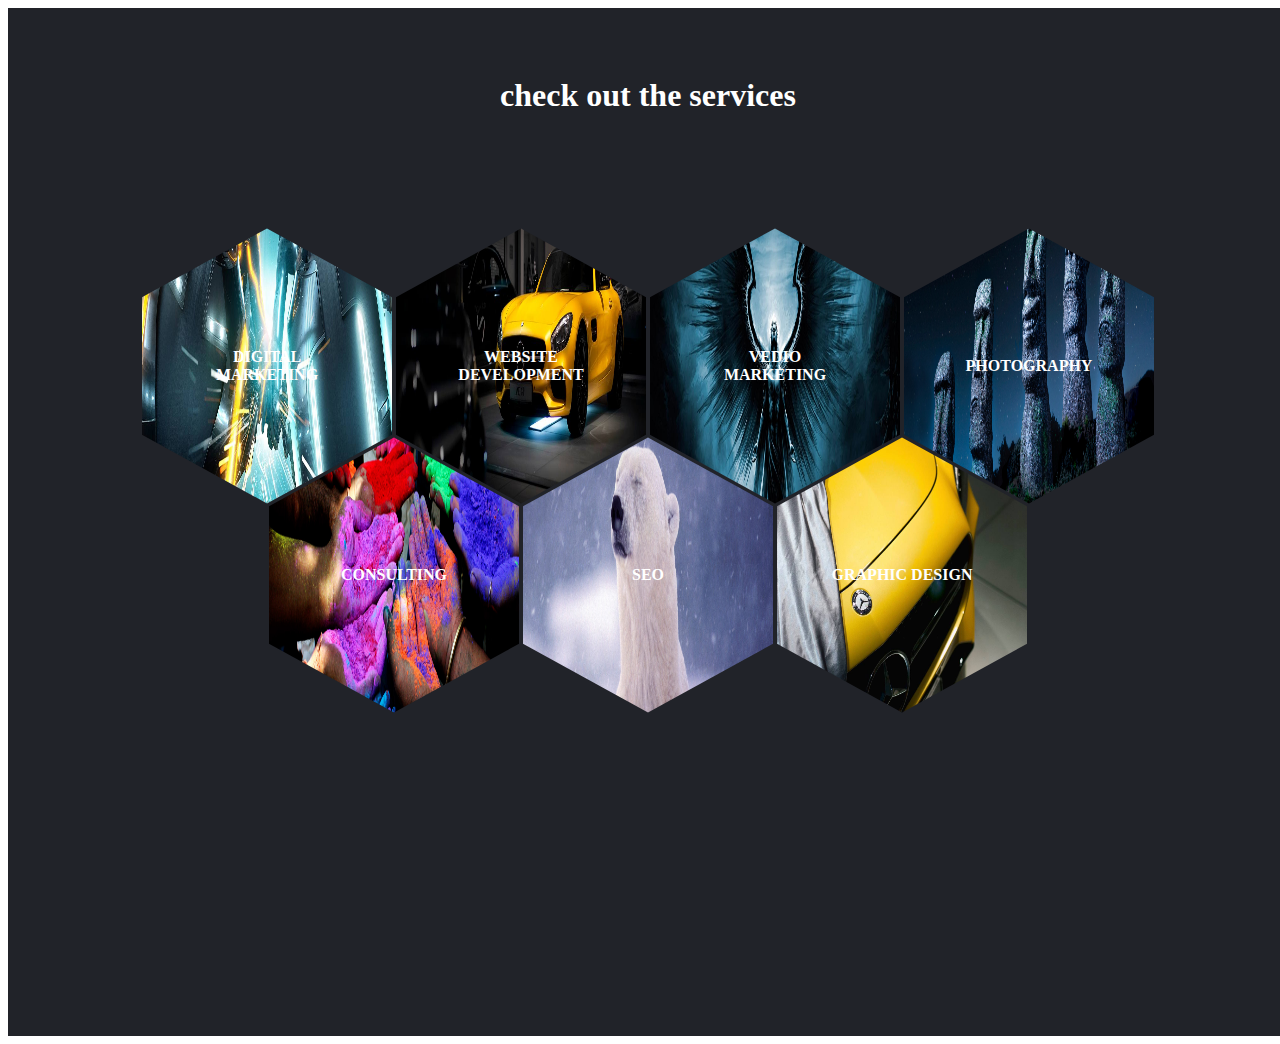
<file: aboutus.html>
<!DOCTYPE html>
<html lang="en">
<head>
    <meta charset="UTF-8">
    <meta name="viewport" content="width=device-width, initial-scale=1.0">
    <link rel="stylesheet" href="css/gallary.css">
    <title></title>
</head>
<body>
    <!--img gallary bar/services-->
    <div class="services-section">
        <div class="services-heading">
            <h1>check out the services</h1>            
        </div>
        <div class="services">
            <div class="services-cell">
            <img src="gallary/Saved Pictures/img1.jpg" alt="" class="services-cell_img">
            <div class="services-cell_text">digital marketing</div>
            </div>
            <div class="services-cell">
                <img src="gallary/Saved Pictures/img2.jpg" alt="" class="services-cell_img">
                <div class="services-cell_text">website development</div>
                </div>
                <div class="services-cell">
                    <img src="gallary/Saved Pictures/img3.jpg" alt="" class="services-cell_img">
                    <div class="services-cell_text">Vedio marketing</div>
                    </div>
                    <div class="services-cell">
                        <img src="gallary/Saved Pictures/img4.jpg" alt="" class="services-cell_img">
                        <div class="services-cell_text">photography</div>
                        </div>
                        <div class="services-cell">
                            <img src="gallary/Saved Pictures/img5.jpg" alt="" class="services-cell_img">
                            <div class="services-cell_text">consulting</div>
                            </div>
                            <div class="services-cell">
                                <img src="gallary/Saved Pictures/img6.jpg" alt="" class="services-cell_img">
                                <div class="services-cell_text">seo</div>
                                </div>
                                <div class="services-cell">
                                    <img src="gallary/Saved Pictures/img7.jpg" alt="" class="services-cell_img">
                                    <div class="services-cell_text">graphic design</div>
                                    </div>
        </div>
    </div>
</body>
</html>
</file>
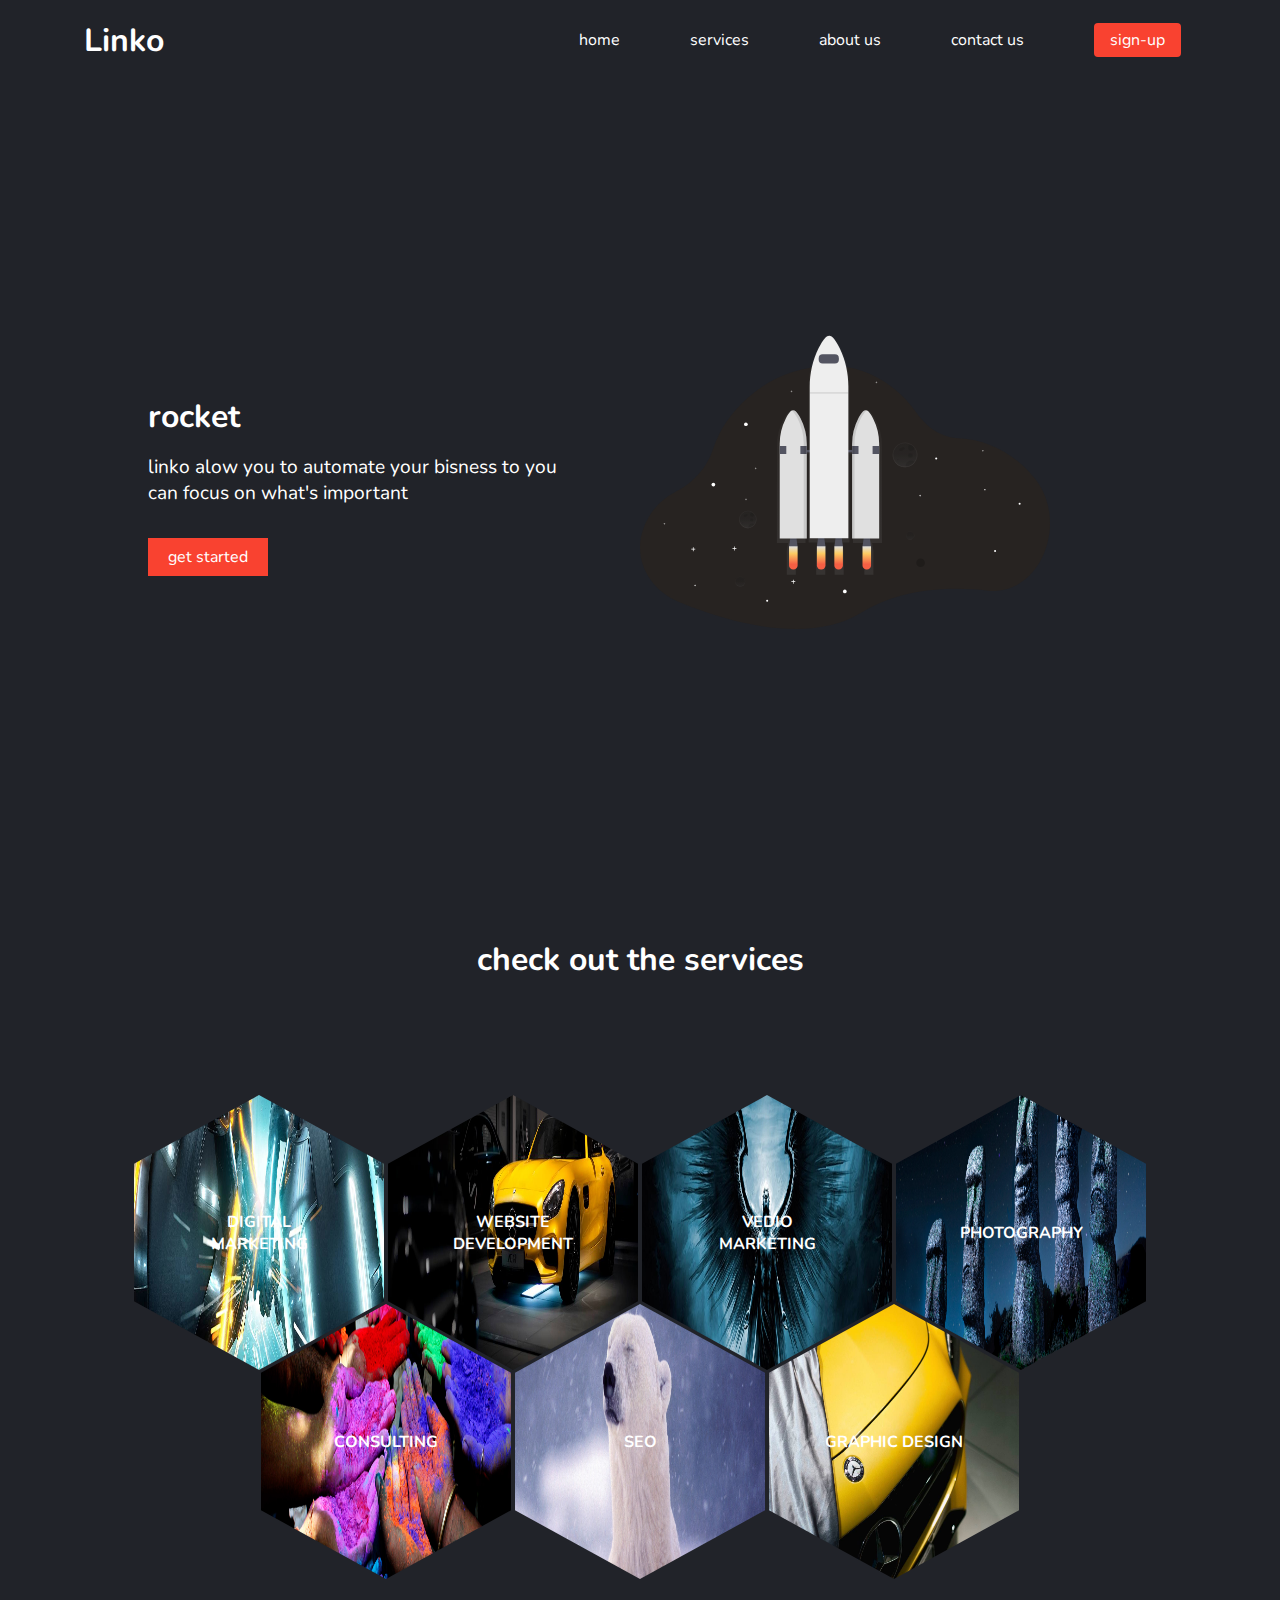
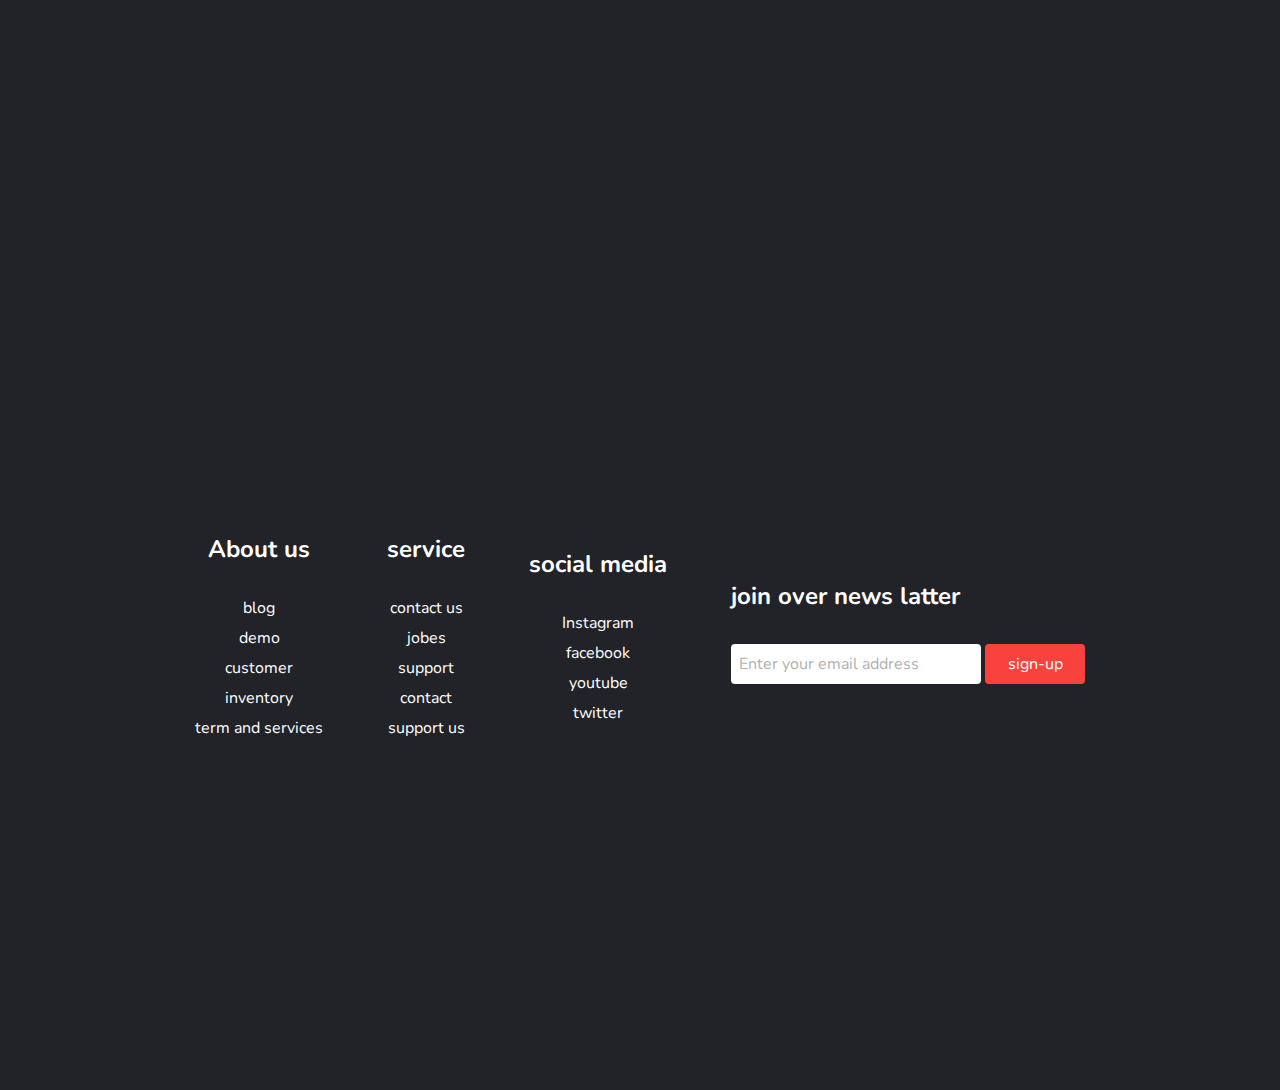
<file: file.html>
<!DOCTYPE html>
<html lang="en">
<head>
    <meta charset="UTF-8">
    <meta name="viewport" content="width=device-width, initial-scale=1.0">
    <link rel="preconnect" href="https://fonts.gstatic.com">
<link href="https://fonts.googleapis.com/css2?family=Nunito:ital,wght@0,400;1,200;1,400&display=swap" rel="stylesheet">
    <link rel="stylesheet" href="css/file.css">
    <title>website</title>
</head>
<body>
    <!-- navigation bar -->
    <div class="nav-container">
        <nav class="navbar">
            <h1 id="navbar-logo">Linko</h1>
            <div class="menu-toggle" id="mobile-menu">
                <span class="bar"></span>
                <span class="bar"></span>
                <span class="bar"></span>
            </div>
            <ul class="nav-menu">
                <li><a href="home.html" class="nav-link">home</a></li>
                <li><a href="services.html" class="nav-link">services</a></li>
                <li><a href="aboutus.html" class="nav-link">about us</a></li>
                <li><a href="#" class="nav-link">contact us</a></li>
            <li><a href="#"  class="nav-link nav-link-btn">sign-up</a></li>
            </ul>
        </nav>
    </div> 
    <!-- main content bar/main -->
    <div class="main">
        <div class="main-container">
            <div class="main-content">
                <h1>rocket</h1>
                <p>linko alow you to automate
                    your bisness to you can focus on
                    what's important</p>  
                    <button class="main-btn"><a href="#">get started</a></button>        
            </div>
            <div class="main-img-container">
                <img src="images/pict.svg"  id="main-img">
            </div>
        </div>
    </div>
    <!--modal email bar-->
    <div class="modal" id="email-modal">
        <div class="modal-content">
            <span class="close-btn">&times;</span>
            <div class="modal-content-left">
                <img id="modal-img" src="images/pict2.svg" alt="">
            </div>
            <div class="modal-content-right">
                <form action="/" method="Get" class="modal-form" id="form">
                    <h1>Get start with us today create the acount by filling the information
                        below</h1>
                        <div class="form-validation">
                            <input type="text" class="modal-input" id="Name" name="name" placeholder="Enter your Name"> <br>
                            <p>Error Massage</p>   
                        </div>
                        <div class="form-validation">
                            <input type="Email" class="modal-input" id="Email" name="Email" placeholder="Enter your Email"> <br>
                            <p>Error Massage</p>   
                        </div>
                        <div class="form-validation">
                            <input type="password" class="modal-input" id="password" name="password"placeholder="Enter your password"> <br>
                            <p>Error Massage</p>   
                        </div>
                        <div class="form-validation">
                            <input type="password" class="modal-input" id="password-confirm" name="passwordconfirm" placeholder="confirm your password"> <br>
                            <p>Error Massage</p>   
                        </div>
                    <input type="submit" class="modal-input-btn" value="sign-up">
                    <span class="modal-input-login">Already have account?login<a href="#"> here</a></span>  
                </form>
            </div>
        </div>
    </div>
<!--img gallary bar/services-->
    <div class="services-section">
        <div class="services-heading">
            <h1>check out the services</h1>            
        </div>
        <div class="services">
            <div class="services-cell">
            <img src="gallary/Saved Pictures/img1.jpg" alt="" class="services-cell_img">
            <div class="services-cell_text">digital marketing</div>
            </div>
            <div class="services-cell">
                <img src="gallary/Saved Pictures/img2.jpg" alt="" class="services-cell_img">
                <div class="services-cell_text">website development</div>
                </div>
                <div class="services-cell">
                    <img src="gallary/Saved Pictures/img3.jpg" alt="" class="services-cell_img">
                    <div class="services-cell_text">Vedio marketing</div>
                    </div>
                    <div class="services-cell">
                        <img src="gallary/Saved Pictures/img4.jpg" alt="" class="services-cell_img">
                        <div class="services-cell_text">photography</div>
                        </div>
                        <div class="services-cell">
                            <img src="gallary/Saved Pictures/img5.jpg" alt="" class="services-cell_img">
                            <div class="services-cell_text">consulting</div>
                            </div>
                            <div class="services-cell">
                                <img src="gallary/Saved Pictures/img6.jpg" alt="" class="services-cell_img">
                                <div class="services-cell_text">seo</div>
                                </div>
                                <div class="services-cell">
                                    <img src="gallary/Saved Pictures/img7.jpg" alt="" class="services-cell_img">
                                    <div class="services-cell_text">graphic design</div>
                                    </div>
        </div>
    </div>

<!--footer-->
<div class="footer-container">
    <div class="footer">
    <div class="footer-heading footer-1">
        <h2>About us</h2>
        <a href="#">blog</a>
        <a href="#">demo</a>
        <a href="#">customer</a>
        <a href="#">inventory</a>
        <a href="#">term and services</a>
    </div>
    <div class="footer-heading footer-2">
        <h2>service</h2>
        <a href="#">contact us</a>
        <a href="#">jobes</a>
        <a href="#">support</a>
        <a href="#">contact</a>
        <a href="#">support us</a>
    </div>

    <div class="footer-heading footer-3">
        <h2>social media</h2>
        <a href="#">Instagram</a>
        <a href="#">facebook</a>
        <a href="#">youtube</a>
        <a href="#">twitter</a>
    </div>
    <div class="footer-email-form">
        <h2>join over news latter</h2>
        <input type="email" placeholder="Enter your email address"
        id="footer-email">
        <input type="submit" value = "sign-up" id="footer-email-btn">

    </div>
    </div>
</div>



    <script src="app.js"></script>
</body>
</html>
</file>
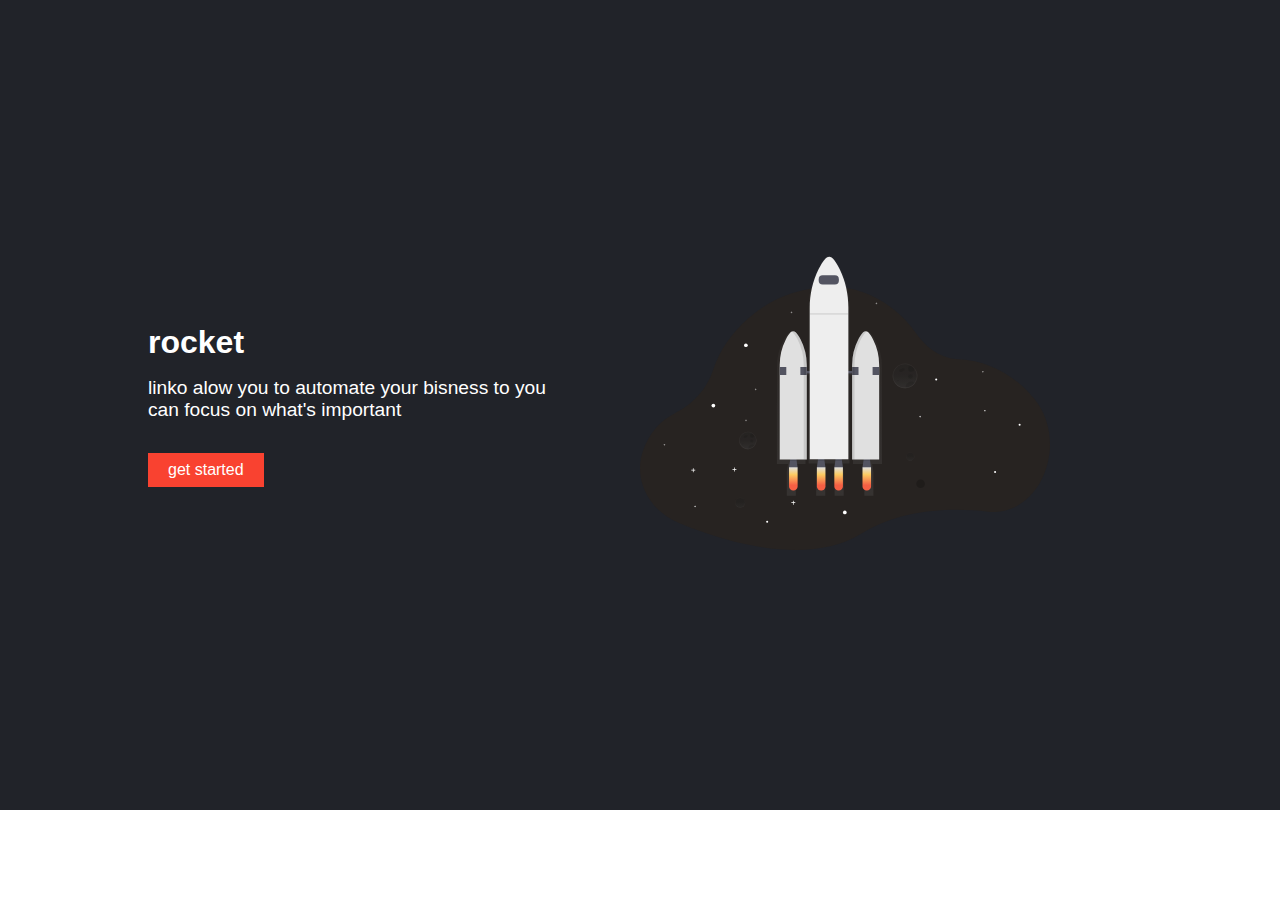
<file: home.html>
<!DOCTYPE html>
<html lang="en">
<head>
    <meta charset="UTF-8">
    <meta name="viewport" content="width=device-width, initial-scale=1.0">
    <link rel="stylesheet" href="css/file.css">
    <link rel="stylesheet" href="css/modal.css">
    <title></title>
</head>
<body>
    <!-- main content bar/main -->
<div class="main">
    <div class="main-container">
        <div class="main-content">
            <h1>rocket</h1>
            <p>linko alow you to automate
                your bisness to you can focus on
                what's important</p>  
                <button class="main-btn"><a href="#">get started</a></button>        
        </div>
        <div class="main-img-container">
            <img src="images/pict.svg"  id="main-img">
        </div>
    </div>
</div>
<!--modal email bar-->
<div class="modal" id="email-modal">
    <div class="modal-content">
        <span class="close-btn">&times;</span>
        <div class="modal-content-left">
            <img id="modal-img" src="images/pict2.svg" alt="">
        </div>
        <div class="modal-content-right">
            <form action="/" method="Get" class="modal-form" id="form">
                <h1>Get start with us today create the acount by filling the information
                    below</h1>
                    <div class="form-validation">
                        <input type="text" class="modal-input" id="Name" name="Name" placeholder="Enter your Name"> <br>
                        <p>Error Massage</p>   
                    </div>
                    <div class="form-validation">
                        <input type="Email" class="modal-input" id="Email" name="Email" placeholder="Enter your Email"> <br>
                        <p>Error Massage</p>   
                    </div>
                    <div class="form-validation">
                        <input type="password" class="modal-input" id="password" name="password"placeholder="Enter your password"> <br>
                        <p>Error Massage</p>   
                    </div>
                    <div class="form-validation">
                        <input type="password" class="modal-input" id="password-confirm" name="password" placeholder="confirm your password"> <br>
                        <p>Error Massage</p>   
                    </div>
                <input type="submit" class="modal-input-btn" value="sign-up">
                <span class="modal-input-login">Already have account?login<a href="#"> here</a></span>  
            </form>
        </div>
    </div>
</div>
</body>
</html>
</file>
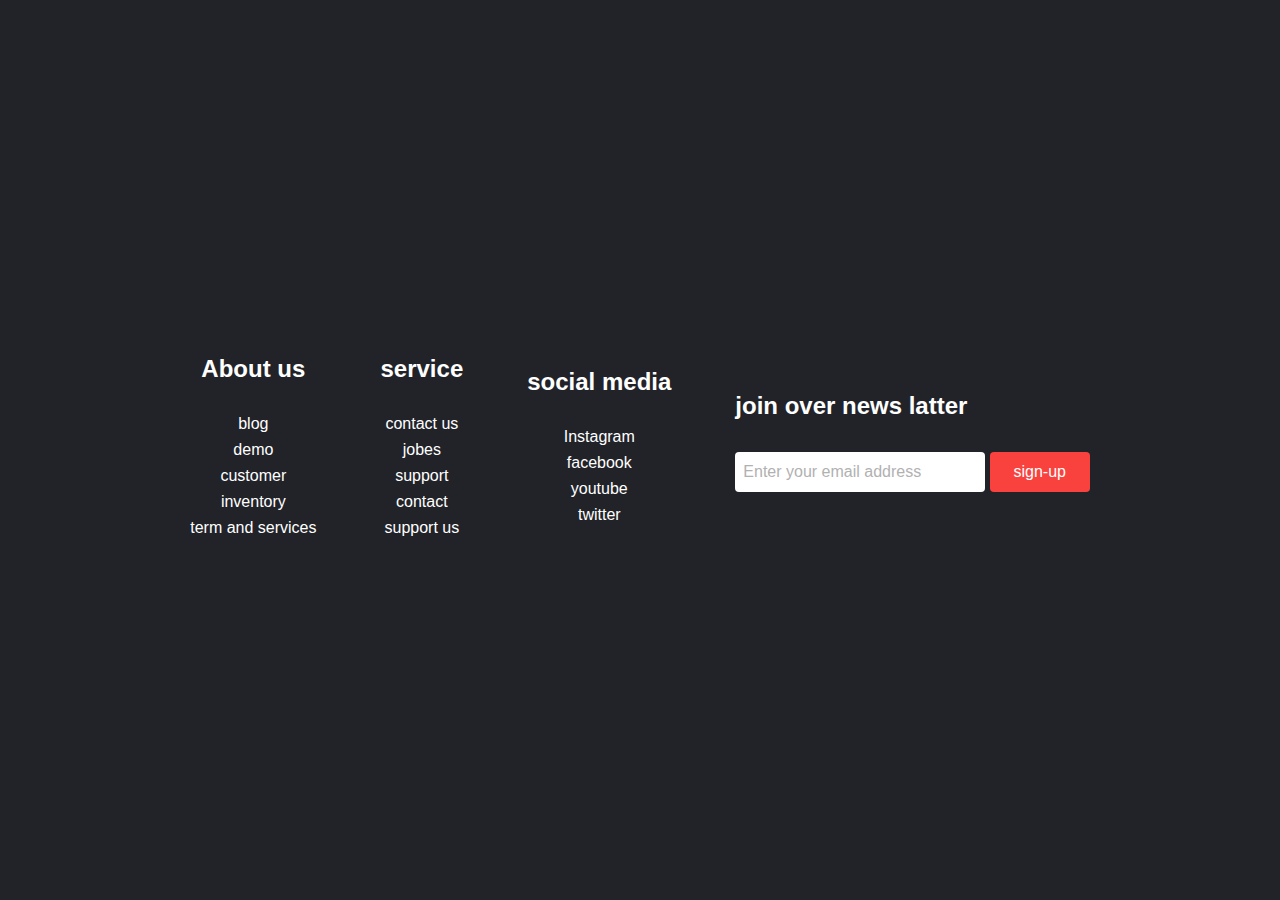
<file: services.html>
<!DOCTYPE html>
<html lang="en">
<head>
    <meta charset="UTF-8">
    <meta name="viewport" content="width=device-width, initial-scale=1.0">
    <link rel="stylesheet" href="css/style.css">
    <title></title>
</head>
<body>
    <!--footer-->
<div class="footer-container">
    <div class="footer">
    <div class="footer-heading footer-1">
        <h2>About us</h2>
        <a href="#">blog</a>
        <a href="#">demo</a>
        <a href="#">customer</a>
        <a href="#">inventory</a>
        <a href="#">term and services</a>
    </div>
    <div class="footer-heading footer-2">
        <h2>service</h2>
        <a href="#">contact us</a>
        <a href="#">jobes</a>
        <a href="#">support</a>
        <a href="#">contact</a>
        <a href="#">support us</a>
    </div>

    <div class="footer-heading footer-3">
        <h2>social media</h2>
        <a href="#">Instagram</a>
        <a href="#">facebook</a>
        <a href="#">youtube</a>
        <a href="#">twitter</a>
    </div>
    <div class="footer-email-form">
        <h2>join over news latter</h2>
        <input type="email" placeholder="Enter your email address"
        id="footer-email">
        <input type="submit" value = "sign-up" id="footer-email-btn">

    </div>
    </div>
</div>



</body>
</html>
</file>
<file: css/gallary.css>
:root {
    --darkgray:#212329;
    --lightgray:#b1b1b1;
    --brightred:#f94230;
    --white:#ffff;
    --lightred:#f94334cc;
    --lightblue:#337AF1;
}
.services-section {
    background-color: var(--darkgray);
    width: 100vw;
    height: auto;
    min-height: 100vh;
    padding-bottom: 8rem;
}

.services-heading {
    color: var(--white);
    text-align: center;
    margin-bottom: 2rem;
    padding-top:3rem;
}

.services {
    display: flex;
    flex-wrap: wrap;
    justify-content: center;
    align-items: center;
    max-width: 1200px;
    margin: 0 auto;
    transform: translateY(80px);
    padding: 0;
    background-color: var(--darkgray);
    height: auto;
}

.services-cell {
    flex: 0 1 254px;
    max-width: 250px;
    height: 275px;
    margin: 2px;
    position: relative;
    text-align: center;
    z-index: 1;
    box-shadow: 0px 0px 15px 0px rgba(0,0,0,0.3);
    clip-path: polygon(50% 0%, 100% 25%, 100% 75%, 50% 100%, 0% 75%, 0% 25%);
    cursor: pointer;
}

.services-cell_img {
    object-position: center;
    object-fit: center;
}

.services-cell_text {
    height: 100%;
    width: 60%;
    margin: 0 auto;
    display: flex;
    flex-direction: column;
    justify-content: center;
    text-transform: uppercase;
    color: var(--white);
    font-weight: 700;
    font-size: 1rem;
    transition: opacity 350ms;
    text-shadow: 2px 20x 2px var(--darkgray);
}

.services-cell::before, .services-cell::after, .services-cell_img {
    top: -50%;
    width: 100%;
    height: 200%;
    display: block;
    position: absolute;
    clip-path: polygon(50% 0%, 100% 25%, 100% 75%, 50% 100%, 0% 75%, 0% 25%);
    z-index: -1;
}

.services-cell:hover {
    opacity: 1;
    transition: all 0.3s ease-in-out;
    transform: scale(1.2);
    z-index: 99;
    overflow: hidden;
}

.services-cell::before {
    content: '';
    position: absolute;
    opacity: 0.4;
    width: 350px;
    height: 70px;
    background: var(--white);
    top: 50;
    left: 0;
    z-index: 1;
    transform: rotate(45deg);
    transition: transform 1.5s;
}

.services-cell:hover::before {
    transform: translate(-100px,600%) rotate(45deg);
    transition: transform 0.5s;
}
/*pop up window when click*/
.img-window {
    width: 100vw;
    height: 100vh;
    background: rgba(0,0,0.1);
    position: fixed;
    top: 0;
    left: 0;
    z-index: 100;
    cursor: pointer;
    display: flex;
    justify-content: center;
    justify-items: center;
}

.popup-img {
    max-height: 80vh;
    max-width: 80vw;
    z-index: 200;
}

.img-btn-Next {
    display: block;
    font-size: 2rem;
    padding: 8px 30px;
    border-radius: 4px;
    background-color: #111111;
    position: relative;
    top: 48vh;
    z-index: 500;
    color: var(--white);
    cursor: pointer;
    right: 0;
}
/*resposive*/
@media screen and (min-width: 550px) and (max-width: 825px) {
    .services-cell:nth-child(3n) {
        margin-right: calc(50% - 125px);
        margin-left: calc(50% - 125px);
    }
    .services-cell:nth-child(3) {
        top: -70px;
    }
    .services-cell:nth-child(4) {
        top: -140px;
    }
    .services-cell:nth-child(5) {
        top: -140px;
    }
    .services-cell:nth-child(6) {
        top: -210px;
    }
    .services-cell:nth-child(7) {
        top: -280px;
        margin-right: 250px;
    }
}

@media screen and (min-width: 825px) and (max-width:1100px) {
    .services-cell:nth-child(4) {
        top: -70px;
        margin-left: calc(50% - 275px);
    }
    .services-cell:nth-child(5) {
        margin-right: calc(50% - 275px);
        position: relative;
        top: -75px;
    }
    .services-cell:nth-child(6) {
        margin-left: calc(50% - 530px);
        top: -140px;
    }
    .services-cell:nth-child(7) {
        margin-right: calc(50% - 275px);
        top: -140px;
    }
}

@media (min-width:1100px) {
    .services-cell:nth-child(n + 5) {
        position: relative;
        top: -70px;
    }
}

@media screen and (max-width:550px) {
    .services-cell {
        margin: 50px 25px;
    }
}
</file>
<file: css/file.css>
@import url('content.css');
@import url('modal.css');
@import url('gallary.css');
@import url('style.css');


:root{
    --darkgray:#212329;
    --lightgray:#b1b1b1;
    --brightred:#f94230;
    --white:#ffff;
    --lightred:#f94334cc;
    --lightblue:#337AF1;
}

*{
    box-sizing: border-box;
    margin: 0;
    padding: 0;
    font-family: 'Nunito', sans-serif;
}
.nav-container{
    width: 100%;
    background-color:var(--darkgray);
}
.navbar{
    display: grid;
    grid-template-columns: 0.2fr auto 1fr;
    align-items: center;
    height: 80px;
    width: 90%;
    max-width: 1720px;
    margin: 0 auto;
}
#navbar-logo{
    color: white;
    justify-self: start;
    margin-left: 20px;
}
#navbar-logo{
    cursor: pointer;
}
.nav-menu{
    display: grid;
    grid-template-columns: repeat(5,auto );
    text-align: center;
    list-style: none;
    width: 70%;
    justify-self: end;
}
.nav-link{
    color: white;
    text-decoration: none;
}
.nav-link:hover {
    color:var(--brightred);
    transition: all 0.2s ease-out;
}
.nav-link-btn{
    background-color: var(--brightred);
    padding: 6px 16px;
    border-radius: 4px;
}

.nav-link-btn:hover{
    background-color: transparent;
    color: var(--white);
    padding: 5px 15px;
    border: solid 1px var(--brightred);
    transition: all 0.3s ease-out;
}
.menu-toggle .bar{
    width: 25px;
    height: 3px;
    margin: 5px auto;
    transition: all 0.3s ease-in-out;
    background: var(--white);
}

@media screen and (max-width: 768px) {
    .nav-container {
        position: relative;
    }

    .nav-menu {
        display: grid;
        grid-template-columns: auto;
        background: var(--brightred);
        margin: 0;
        width: 100%;
        position: absolute;
        top: 80px;
        left: -100%;
        opacity: 0;          
        transition: all 0.5s ease;   
    }

    #navbar-logo {
        margin-left: 20px;
    }

    .nav-menu.active {
        background: var(--darkgray);
        left: 0;
        opacity: 1;
        transition: all 0.5s ease;
    }

    .nav-link {
        text-align: center;
        line-height: 60px;
        width: 100%;
        display: table;
    }

    .nav-link-btn:hover {
        background: var(--brightred);
        color: var(--white);
        transition: all 0.4s ease-out;
    }
    
    .navbar {
        width: 100%;
    }

    .nav-link-btn {
        border: none;
        padding: 0;
        border-radius: 0;
        background-color: var(--darkgray);
        color: var(--white);
        transition: all 0.4s ease-out;
    }

    .nav-link-btn:hover {
        border: none;
        padding: 0;
        border-radius: 0;
        background-color: var(--brightred);
        color: var(--white);
        transition: all 0.4s ease-out;
    }

    #mobile-menu {
        position: absolute;
        top: 20%;
        right: 5%;
        transform: translate(5%, 20%);
    }

    .menu-toggle .bar {
        display: block;
        cursor: pointer;
    }

    .menu-toggle:hover {
        cursor: pointer;
    }
    
    #mobile-menu.is-active .bar:nth-child(2) {
        opacity: 0;
    }

    #mobile-menu.is-active .bar:nth-child(1) {
    transform: translateY(8px) rotate(45deg);
    }

    #mobile-menu.is-active .bar:nth-child(3) {
        transform: translateY(-8px) rotate(-45deg);
    }


}
</file>
<file: css/modal.css>
:root {
    --errorcolor: #f00e0e;
    --validcolor: #0add0a;

}

.modal {
    position: fixed;
    z-index: 10;
    left: 0;
    top: 0;
    width: 100%;
    height: 100%;
    overflow: auto;
    background-color: rgba( 0,0,0,0.5 );
    display: none;
}

.modal-content {
    background: #f4f4f4;
    margin: 10% auto;
    width: 60%;
    box-shadow: 0 5px 8px 0 rgba(0,0,0,0.2), 0 7px  20px 0 rgba(0,0,0,0.2);
    position: relative;
    border: 3px;
    min-height: 500px;
    display: grid;
    grid-template-columns: 1fr 1fr;

}
.close-btn:hover {
    cursor: pointer;
    color: var(--brightred);
    transition: 0.2s ease-out;
}
.close-btn {
    position: absolute;
    top:2px;
    right: 3%;
    font-size: 2.5rem;
    z-index: 1;
    

}

.modal-content-left {
    background: linear-gradient(90deg,rgba(247,74,70,1)0%,rgba(236,43,0,1)100%);
    border-radius: 0,3px,3px,0;
    position: relative;
}

#modal-img {
    width: 80%;
    height: 80%;
    position: absolute;
    left: 50%;
    top: 50%;
    transform: translate(-50%,-50%);
}

.modal-content-right {
    border-radius: 0,3px,3px,0;
    position: relative;
}

.modal-form {
    position: absolute;
    top:50%;
    left:50%;
    transform: translate(-50%,-50%);
    width: 90%;
    height: 90%;
    display: flex;
    flex-direction: column;
    justify-content: center;
    align-items: center;
}

.modal-form h1 {
    font-size: 1rem;
    text-align: start;
    width: 80%;
    margin-bottom: 1rem;
}

.form-validation {
    margin-bottom: 0.5rem;
    width: 80%;
}

.modal-input {
    display: block;
    padding-left: 0.5rem;
    outline: none;
    border-radius: 2px;
    border: none;
    height: 2rem;
    width: 100%;
    box-shadow: 1px 1px 1px rgba(0,0,0,0.05);
}

.form-validation .error {
    margin-bottom: 1.5rem;
    position: relative;
    border: 1px solid var(--aircolor);
    border-radius: 2px;
}

.form-validation .valid {
    margin-bottom: 0.5rem;
    position: relative;
    border: 1px solid var(--validcolor);
    border-radius: 2px;
}

.form-validation p {
   font-size: 0.7rem;
   margin-top: 0.5rem;
   color: var(--errorcolor);
   position: absolute;
   top: 1.8rem;
   display: none;
}

.form-validation.error p {
    display: block;
}
.modal-input {
    display: block;
    padding-left: 0.5rem;
    outline: none;
    border-radius: 3px;
    border: none;
    width: 100%;
    box-shadow: 1px 1px 1px rgba( 0,0,0,0.05 );
}

.modal-input::placeholder {
    color: var(--lightgray);
}

.modal-input-btn {
    width: 80%;
    height: 2rem;
    border-radius: 2px;
    background-color: var(--brightred);
    outline: none;
    border: none;
    color: var(--white);
    font-size:1rem;
}

.modal-input-btn:hover {
    cursor: pointer;
    background-color: var(--lightblue);
    transition: all 0.4s ease-out;
}

.modal-input-login {
    font-size: 0.8rem;
    margin-top: 1rem;
    color: var(--lightgray); 
    text-align: center;
}

.modal-input-login a {
    text-decoration: none;
    color: var(--brightred);
    font-size: 600;
}

@media screen and (max-width: 768px) {
    .modal-content-left {
        display: none;
    }
    .modal-content {
        grid-template-columns: auto;
        margin: 15% auto;
        width: 70%;
        height: 75%;
    }
}

@media screen and (max-width: 580px) {
    .modal-content {
        margin: 20% auto;
        width: 90%;
        height: 80%;
    }
}
</file>
<file: css/style.css>
* {
    margin: 0;
    padding: 0;
    box-sizing: border-box;
    font-family: Arial, Helvetica, sans-serif;
}
.footer-container {
    background-color: #212329;
    padding-bottom: 10rem 0 10rem 0;
}

.footer {
    width: 100%;
    height: 100vh;
    background-color: #212329;
    color: #fff;
    display: flex;
    justify-content: center;
    flex-wrap: wrap;
    align-items: center;
}

.footer-heading {
    display: flex;
    flex-direction: column;
    margin-right: 4rem;
    align-items: center;
}

.footer-heading h2 {
    margin-bottom: 2rem;
}

.footer-heading a {
    color: #fff;
    text-decoration: none;
    margin-bottom: 0.5rem;
}

.footer-heading a:hover {
    color: red;
    transition: 0.3s ease-in-out;

}

.footer-email-form h2 {
    margin-bottom: 2rem;
}

#footer-email {
    width: 250px;
    height: 40px;
    border-radius: 4px;
    outline: none;
    border: none;
    padding-left: 0.5rem;
    font-size: 1rem;
    margin-bottom: 1rem; 
}

#footer-email::placeholder {
    color: #b1b1b1;
}

#footer-email-btn {
    width: 100px;
    height: 40px;
    border-radius: 4px;
    background-color: #f9423d;
    font-size: 1rem;
    outline: none;
    border: none;
    color: #fff;
}
#footer-email-btn:hover {
    cursor: pointer;
    background-color: skyblue;
    transition: all 0.3s ease-out;
}

@media screen and (max-width: 1150px) {
    .footer {
        height: 100vh;
    } 
    .footer-email-form {
        margin-top: 4rem;
    }
}


@media screen and (max-width: 820px) {
    .footer {
        padding-top: 2rem;
    } 
    
}


@media screen and (max-width: 720px) {
    .footer-3 {
        display: none;
    }
    
    .footer {
        padding-top: 4rem;
    } 
    
}
</file>
